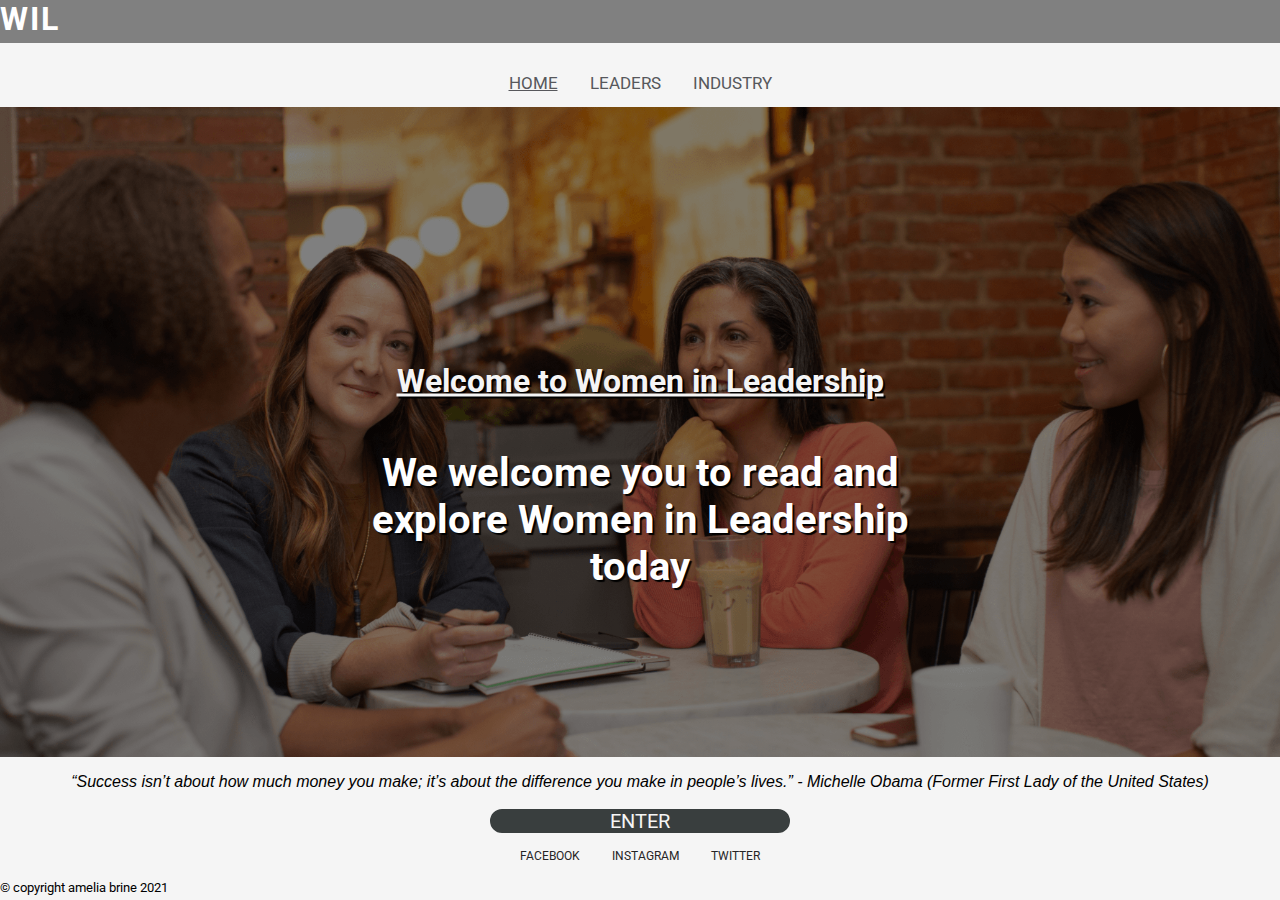
<file: index.html>
<!DOCTYPE html>
<html lang="en">
  <head>
    <link rel="icon" type="image/x-icon" href="/favicon.ico" />
    <meta charset="UTF-8" />
    <meta http-equiv="X-UA-Compatible" content="IE=edge" />
    <meta name="viewport" content="width=device-width, initial-scale=1.0" />
    <link rel="preconnect" href="https://fonts.googleapis.com" />
    <link rel="preconnect" href="https://fonts.gstatic.com" crossorigin />
    <link
      href="https://fonts.googleapis.com/css2?family=Roboto:wght@300&display=swap"
      rel="stylesheet"/>
    <link rel="stylesheet" href="assets/css/style.css" type="text/css"/>
    <!--home page-->
    <title>WIL - Home</title>
  </head>
  <body>
    <div>
      <h1 class="wil-link">
        <a class="wil" href="index.html"> WIL </a>
      </h1>
      <!--start of top navbar-->
      <div class="topnav" id="logo">
        <a class="active" href="index.html">HOME</a>
        <a href="leaders.html">LEADERS</a>
        <a href="industry.html">INDUSTRY</a>
      </div>
    </div>
    <!--bottom of navbar-->
    <!--hero image and welcome text-->
    <div class="hero-image">
      <p class="hero-text2"><span class="heading">Welcome to Women in Leadership</span> 
        <br> 
        <br>
        We welcome you to read and explore Women in Leadership today
      </p>
    </div>
    <p class="michelle">
      “Success isn’t about how much money you make; it’s about the difference
      you make in people’s lives.” - Michelle Obama (Former First Lady of the
      United States)
    </p>
    <!--button and button wrapper-->

      <a class="button2 button2-wrapper" href="leaders.html">ENTER</a>

    <!--footer with socail media links-->
    <footer>
      <div class="bottomnav">
        <a href="https://en-gb.facebook.com/" target="_blank" >Facebook</a>
        <a href="https://www.instagram.com" target="_blank" >Instagram</a>
        <a
          href="https://twitter.com"
          target="_blank" >Twitter</a>
      </div>
      <div class="copy-right"> 
        <small class="copyright-text">&copy; copyright amelia brine 2021</small> 
      </div>
    </footer>
  </body>
</html>
</file>
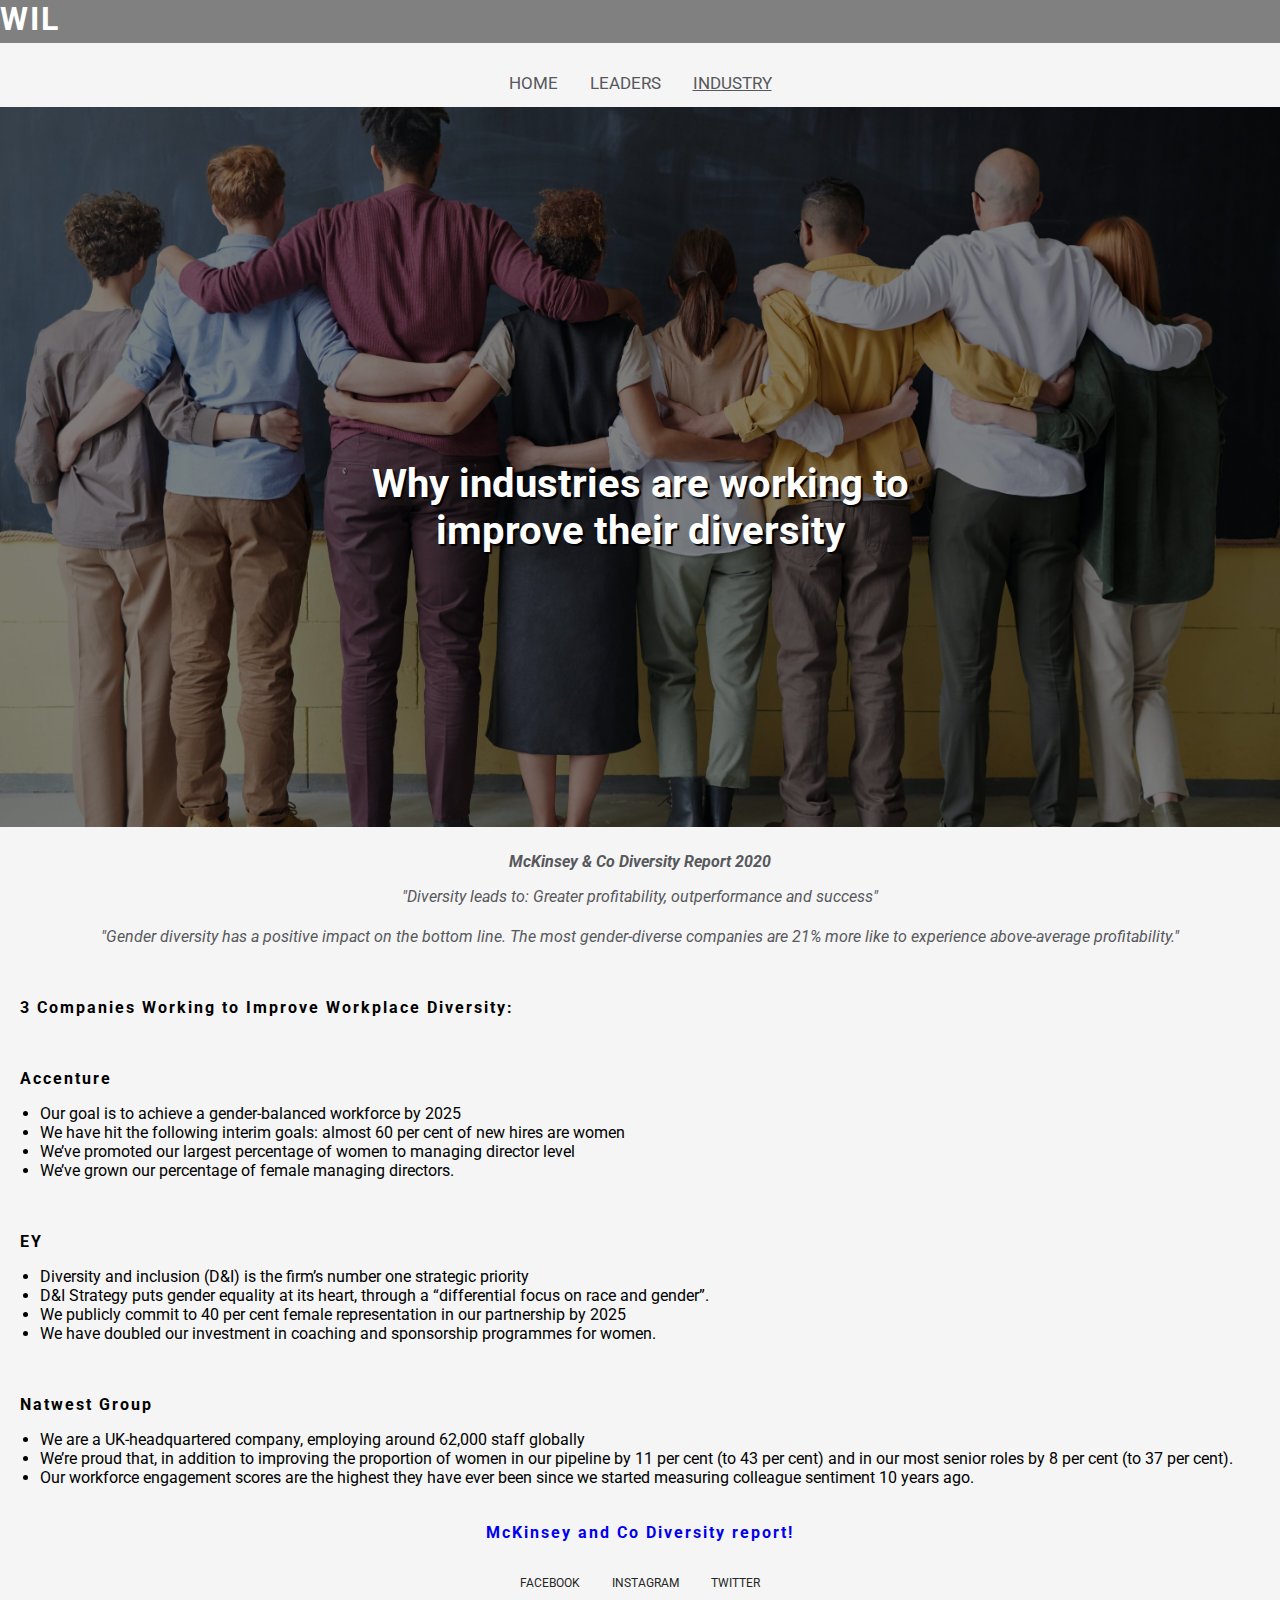
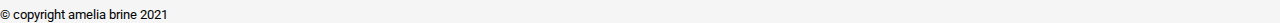
<file: industry.html>
<!DOCTYPE html>
<html lang="en">
  <head>
    <link rel="icon" type="image/x-icon" href="/favicon.ico" />
    <meta charset="UTF-8">
    <meta http-equiv="X-UA-Compatible" content="IE=edge">
    <meta name="viewport" content="width=device-width, initial-scale=1.0">
    <link rel="preconnect" href="https://fonts.googleapis.com">
    <link rel="preconnect" href="https://fonts.gstatic.com" crossorigin>
    <link href="https://fonts.googleapis.com/css2?family=Roboto:wght@300&display=swap" rel="stylesheet">
    <link rel="stylesheet" href="assets/css/style.css" type="text/css">
    <title>WIL - Industry</title>
    <!--start of industry page-->
  </head>
  <body>
    <div>
      <h1 class="wil-link">
        <a class="wil" href="index.html"> WIL </a>
      </h1>
    </div>
    <!--start of navbar-->
    <div class="topnav" id="logo">
      <a href="index.html">HOME</a>
      <a href="leaders.html">LEADERS</a>
      <a class="active" href="industry.html">INDUSTRY</a>
    </div>
    <!--end of navbar-->
    <div class="industry-hero-image">
      <p class="hero-text2">Why industries are working to improve their diversity</p>
    </div>
    <!--Introduction of the Mckinsey and Company report-->
    <div>
      <p class="mc-conclusion2"> McKinsey & Co Diversity Report 2020 </p>
      <p class="mc-conclusion"> "Diversity leads to: Greater profitability, outperformance and success"</p>
    </div>
    <p class="mc-conclusion">"Gender diversity has a positive impact on the bottom line. The most gender-diverse companies are 21% more like to experience above-average profitability."</p>
    <!--Introduction to thee companies-->
    <p class="FLsub-heading2">3 Companies Working to Improve Workplace Diversity:</p>
    <div>
      <p class="FLsub-heading2">Accenture</p>
      <p class="quote2">
      <ul>
        <li>Our goal is to achieve a gender-balanced workforce by 2025</li>
        <li>We have hit the following interim goals: almost 60 per cent of new hires are women</li>
        <li>We’ve promoted our largest percentage of women to managing director level</li>
        <li>We’ve grown our percentage of female managing directors.</li>
      </ul>
    </div>
    <div>
      <p class="FLsub-heading2">EY</p>
      <p class="quote2">
      <ul>
        <li>Diversity and inclusion (D&I) is the firm’s number one strategic priority</li>
        <li>D&I Strategy puts gender equality at its heart, through a “differential focus on race and gender”.</li>
        <li>We publicly commit to 40 per cent female representation in our partnership by 2025 </li>
        <li>We have doubled our investment in coaching and sponsorship programmes for women.</li>
      </ul>
    </div>
    <div>
      <p class="FLsub-heading2">Natwest Group</p>
      <ul class="quote2">
        <li>We are a UK-headquartered company, employing around 62,000 staff globally</li>
        <li>We’re proud that, in addition to improving the proportion of women in our pipeline by 11 per cent (to 43 per cent) and in our most senior roles by 8 per cent (to 37 per cent).</li>
        <li>Our workforce engagement scores are the highest they have ever been since we started measuring colleague sentiment 10 years ago.</li>
      </ul>
    </div>
    <!--external link to Mckinsey and Company report-->
    <div class="external-link1">
      <a href="https://www.mckinsey.com/featured-insights/diversity-and-inclusion/diversity-wins-how-inclusion-matters" target="_blank">
      McKinsey and Co Diversity report!
      </a>
    </div>
    <!--footer-->    
    <footer>
      <div class="bottomnav">
        <a href="https://en-gb.facebook.com/" target="_blank" >Facebook</a>
        <a href="https://www.instagram.com" target="_blank">Instagram</a>
        <a href="https://twitter.com" target="_blank">Twitter</a>
      </div>
      <div class="copy-right"> 
        <small class="copyright-text">&copy; copyright amelia brine 2021</small> 
      </div>
    </footer>
  </body>
</html>
</file>
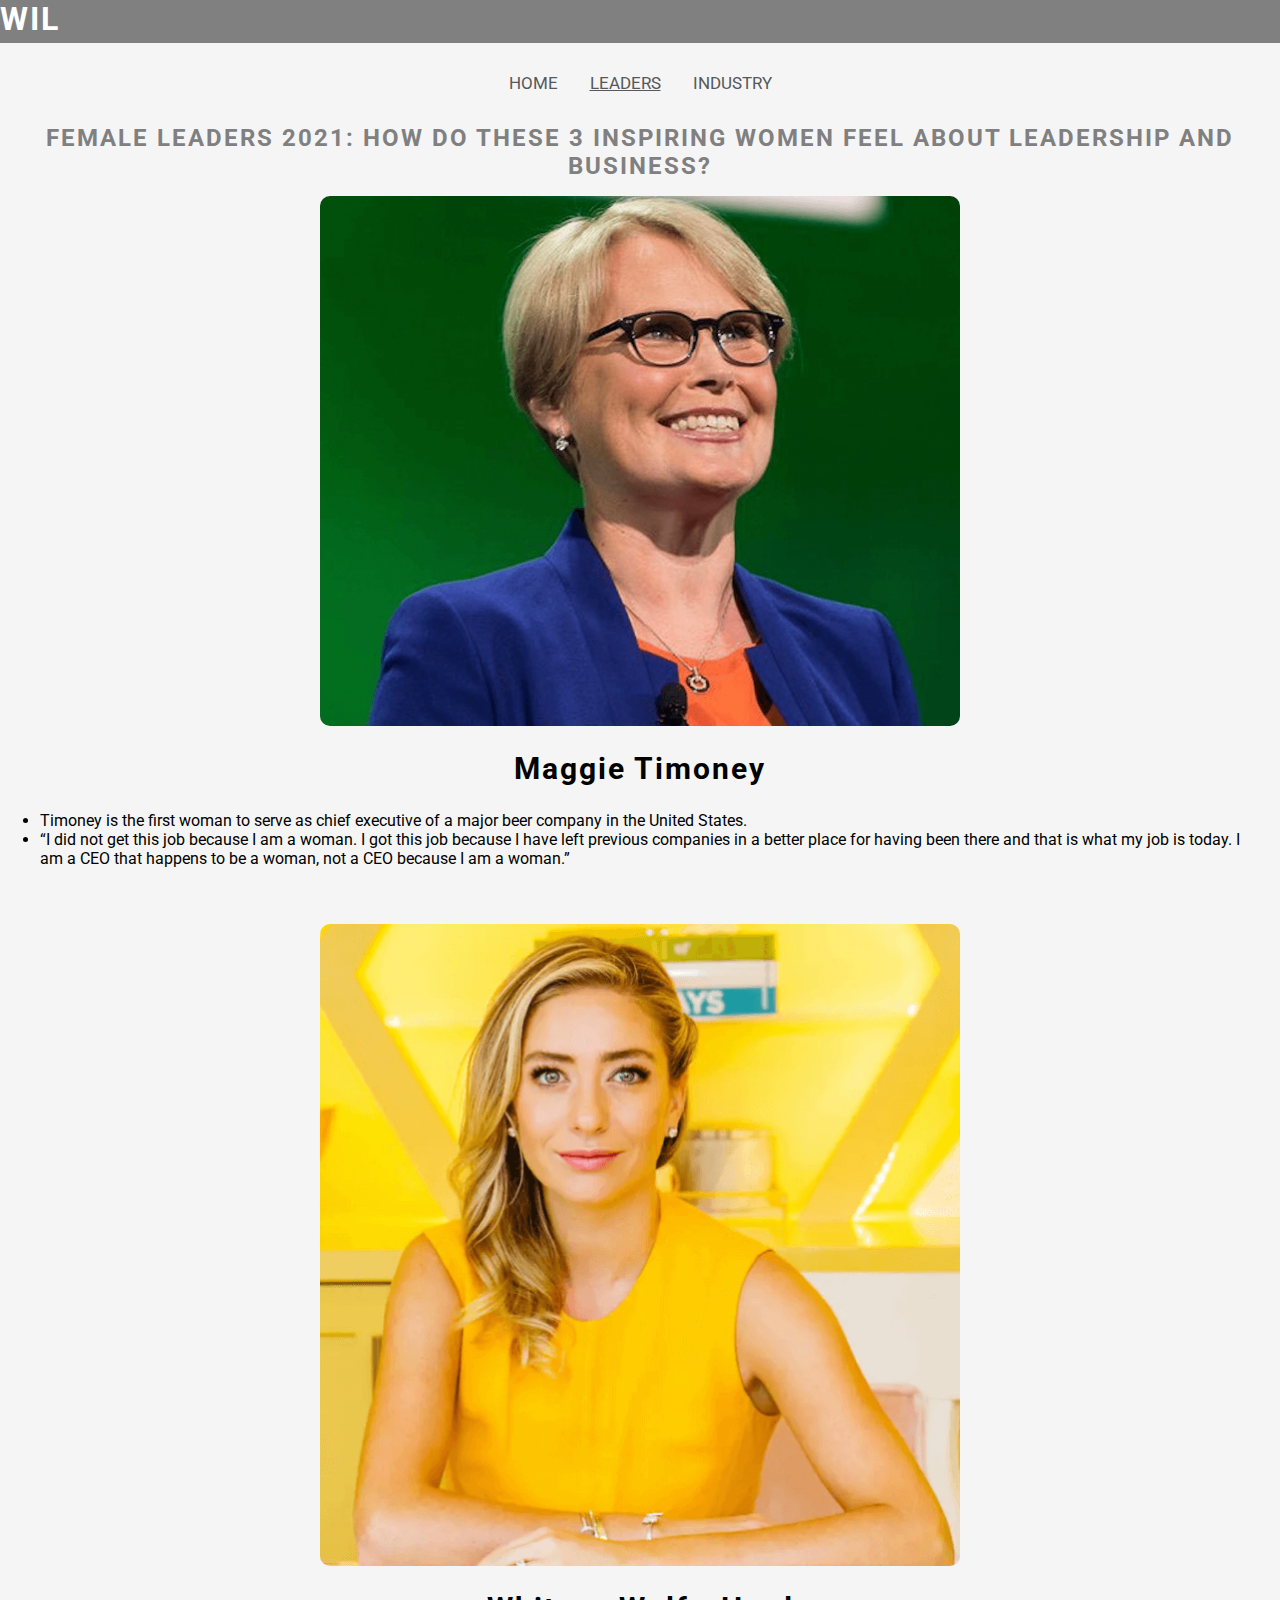
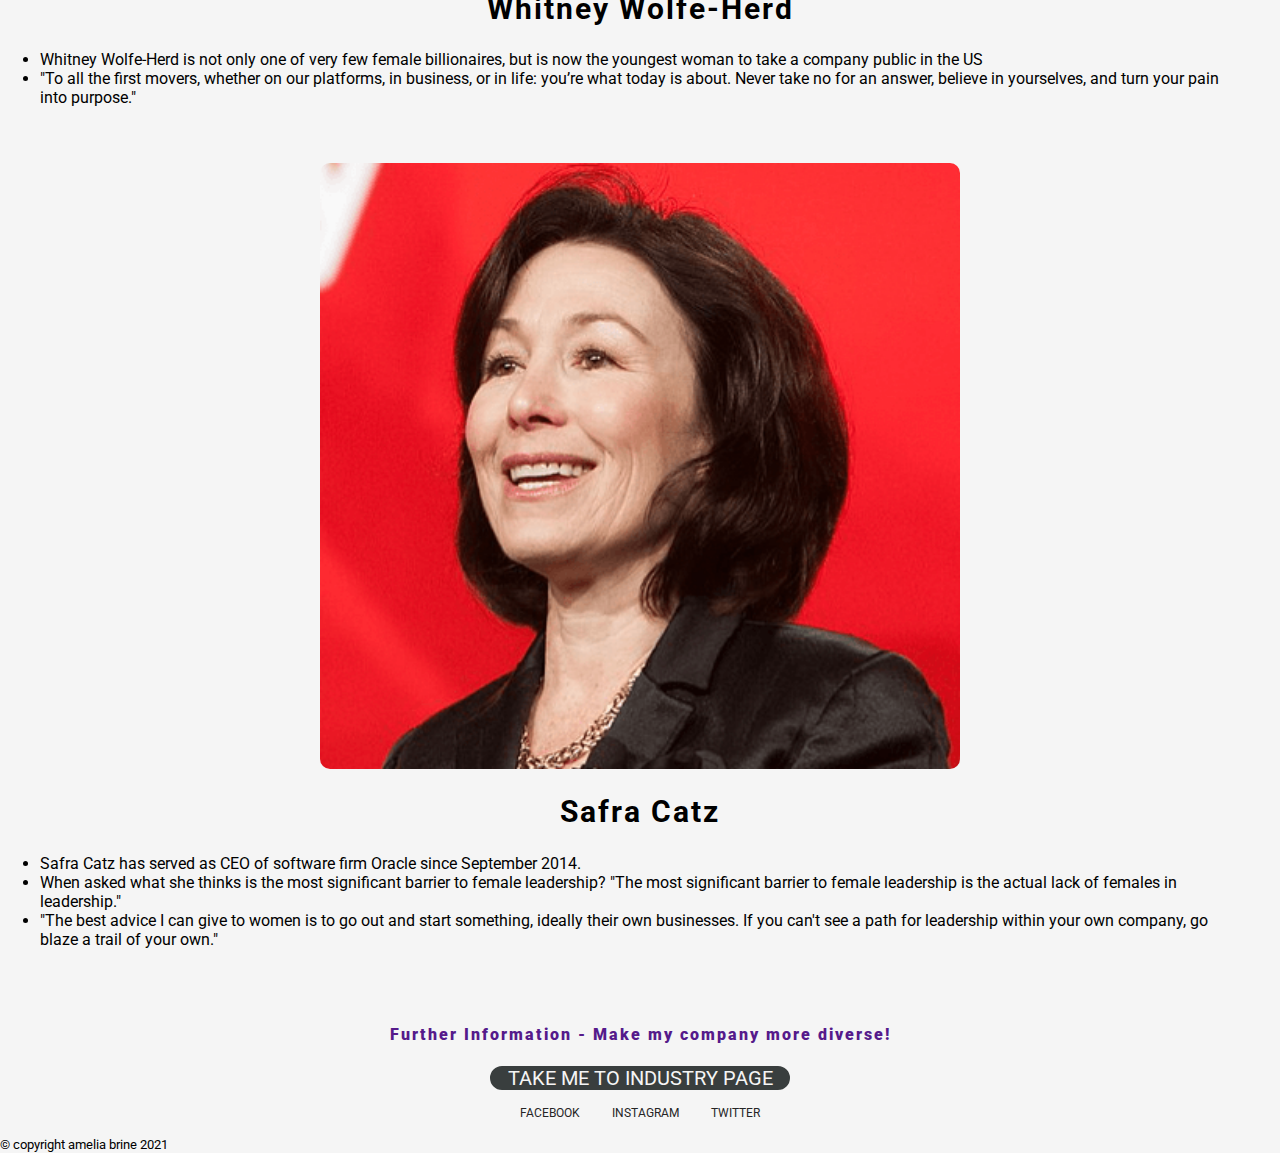
<file: leaders.html>
<!DOCTYPE html>
<html lang="en">
  <head>
    <link rel="icon" type="image/x-icon" href="/favicon.ico" />
    <meta charset="UTF-8">
    <meta http-equiv="X-UA-Compatible" content="IE=edge">
    <meta name="viewport" content="width=device-width, initial-scale=1.0">
    <link rel="preconnect" href="https://fonts.googleapis.com">
    <link rel="preconnect" href="https://fonts.gstatic.com" crossorigin>
    <link href="https://fonts.googleapis.com/css2?family=Roboto:wght@300&display=swap" rel="stylesheet">
    <link rel="stylesheet" href="assets/css/style.css" type="text/css">
    <title>WIL - Leadership</title>
    <!--start of leaders page-->
  </head>
  <body>
    <div>
      <h1 class="wil-link">
        <a class="wil" href="index.html"> WIL </a>
      </h1>
      <!--start of navbar-->
      <div class="topnav" id="logo">
        <a href="index.html">HOME</a>
        <a class="active" href="leaders.html">LEADERS</a>
        <a href="industry.html">INDUSTRY</a>
      </div>
    </div>
    <!--bottom of navbar-->
    <h1 class="heading2"> Female Leaders 2021: How do these 3 inspiring women feel about leadership and business?</h1>
    <!--first image and text-->
    <div class="image-container">
      <img class="image-style" src="assets/images/maggie-timoney-2.jpeg" alt="Women leader maggie timoney">
    </div>
    <div>
      <h2 class="FLsub-heading">Maggie Timoney</h2>
      <ul class="text">
        <li>
          Timoney is the first woman to serve as chief executive of a major beer company in the United States.
        </li>
        <li>
          “I did not get this job because I am a woman. I got this job because I have left previous companies in a better place for having been there and that is what my job is today. I am a CEO that happens to be a woman, not a CEO because I am a woman.” 
        </li>
      </ul>
    </div>
    <!--second image and text-->
    <div class="image-container">
      <img class="image-style" src="assets/images/whitney-wolfe-herd.jpeg" alt="women leader whitney wolfe-herd">
    </div>
    <div>
      <h2 class="FLsub-heading">Whitney Wolfe-Herd</h2>
      <ul class="text">
        <li>Whitney Wolfe-Herd is not only one of very few female billionaires, but is now the youngest woman to take a company public in the US</li>
        <li>"To all the first movers, whether on our platforms, in business, or in life: you’re what today is about. Never take no for an answer, believe in yourselves, and turn your pain into purpose."</li>
      </ul>
    </div>
    <!--third image and text-->
    <div class="image-container">
      <img class="image-style" src="assets/images/safra-catz-2.jpeg" alt= "women leader safra catz">
    </div>
    <div>
      <h2 class="FLsub-heading"> Safra Catz</h2>
      <ul class="text">
        <li>Safra Catz has served as CEO of software firm Oracle since September 2014.
        </li>
        <li>When asked what she thinks is the most significant barrier to female leadership? "The most significant barrier to female leadership is the actual lack of females in leadership."</li>
        <li>"The best advice I can give to women is to go out and start something, ideally their own businesses. If you can't see a path for leadership within your own company, go blaze a trail of your own."</li>
      </ul>
    </div>
    <!--link to exteranl information: CREATING A MORE GENDER EQUAL WORKING WORLD-->
    <div class="external-link1">
      <a class="external-link1" href="https://www.bitc.org.uk/gender/" target="_blank">Further Information - Make my company more diverse!</a>
    </div>
    <!--button and button-wrapper-->
    
    
      <a class="button2 button2-wrapper" href="industry.html">TAKE ME TO INDUSTRY PAGE</a>
    
    <footer>
      <div class="bottomnav">
        <a href="https://en-gb.facebook.com" target="_blank">Facebook</a>
        <a href="https://www.instagram.com" target="_blank">Instagram</a>
        <a href="https://twitter.com" target="_blank">Twitter</a>
      </div>
      <div class="copy-right"> 
        <small class="copyright-text">&copy; copyright amelia brine 2021</small> 
      </div>
    </footer>
  </body>
</html>
</file>
<file: assets/css/style.css>
/*
* Prefixed by https://autoprefixer.github.io
* PostCSS: v8.3.6,
* Autoprefixer: v10.3.1
* Browsers: last 4 version
*/

/* Styling across all three pages*/
html {
  min-height: 100%;
}

body {
  background-color: whitesmoke;
  font-family: "Roboto", sans-serif;
  min-height: 100%;
  display: -webkit-box;
  display: -ms-flexbox;
  display: flex;
  -webkit-box-orient: vertical;
  -webkit-box-direction: normal;
      -ms-flex-direction: column;
          flex-direction: column;
  -webkit-box-pack: justify;
      -ms-flex-pack: justify;
          justify-content: space-between;
  margin: 0;
}

h1 {
  text-transform: uppercase;
  letter-spacing: 2px;
  color: #252525;
}

h2 {
  font-size: 1rem;
}

p {
  font-size: 16px;
}
/* Women in Leadership logo*/
.wil {
  font-family: "Roboto";
  font-size: 2rem;
  text-decoration: none;
  color: white;
}

.wil-link {
  background-color: grey;
  -webkit-box-shadow: 0 5px grey;
          box-shadow: 0 5px grey;
  margin-top: 0;
}

/* Top nav bar*/
.topnav {
  overflow: hidden;
  display: -webkit-box;
  display: -ms-flexbox;
  display: flex;
  -webkit-box-pack: center;
      -ms-flex-pack: center;
          justify-content: center;
}

.topnav a {
  float: left;
  display: block;
  color: #57585c;
  text-align: center;
  padding: 14px 16px;
  font-size: 17px;
}

a {
  text-decoration: none;
}

.topnav a:hover {
  text-decoration: underline;
}

.active {
  text-decoration: underline;
  color: #252525;
}

/* styling for bottom footer*/

.bottomnav {
  overflow: hidden;
  display: -webkit-box;
  display: -ms-flexbox;
  display: flex;
  -webkit-box-pack: center;
      -ms-flex-pack: center;
          justify-content: center;
}

.bottomnav a {
  float: left;
  display: block;
  color: #57585c;
  text-align: center;
  padding: 14px 16px;
  text-decoration: none;
  font-size: 12px;
  text-transform: uppercase;
  color: #252525;
}

.bottonnav a:hover {
  text-decoration: underline;
}
.bottomnav a:hover {
  text-decoration: underline;
}

/* index html*/

/* hero image */
.hero-image {

  background-image: -webkit-gradient(linear, left top, left bottom, from(rgba(0, 0, 0, 0.5)), to(rgba(0, 0, 0, 0.5))), url("../images/heroimage.jpeg");

  background-image: -o-linear-gradient(rgba(0, 0, 0, 0.5), rgba(0, 0, 0, 0.5)), url("../images/heroimage.jpeg");

  background-image: linear-gradient(rgba(0, 0, 0, 0.5), rgba(0, 0, 0, 0.5)), url("../images/heroimage.jpeg");

  height: 100%;

  background-position: center;
  background-repeat: no-repeat;
  background-size: cover;
  position: relative;
  height: calc(100vh - 250px);
}

.heading {
  color: whitesmoke;
  font-size: x-large;
  page-break-after: auto;
  font-weight: bold;
  font-size: 2rem;
  text-decoration: underline;

}

/* quote from michelle obama*/
.michelle {
  font-size: 1rem;
  font-style: italic;
  font-family: "Lucida Sans", "Lucida Sans Regular", "Lucida Grande",
    "Lucida Sans Unicode", Geneva, Verdana, sans-serif;
    text-align: center;
}

/*image positioning leaders.html*/
.title {
  text-decoration: underline;
}

/*Leaders*/

/* pictures of 3x leaders and supporting text*/

.heading2 {
  font-size:x-large;
  page-break-after: auto;
  font-weight: bold;
  color: grey;
  letter-spacing: 2px;
  text-align: center;
  font-weight: bolder;
}

.FLsub-heading {
  text-align: center;
  letter-spacing: 2px;
  font-weight: bolder;
  font-size:30px;
}

.content-image {
  display:block;
  max-width: 100%;
  height: auto;
  float:left;
}

.image-container {
  display: -webkit-box;
  display: -ms-flexbox;
  display: flex;
  -webkit-box-pack:center;
      -ms-flex-pack:center;
          justify-content:center;
}

.image-style {
  width:100%;
  height: auto;
  border-radius: 10px;
  border-color: black;
}

.text {
  font-size: 16px;
  padding-left: 40px;
  padding-bottom: 40px;
  padding-right: 40px;
}

/*button and button-wrapper*/
.button2
{-webkit-box-orient: vertical;-webkit-box-direction: normal;-ms-flex-direction: column;flex-direction: column;
    -webkit-box-pack: center;
        -ms-flex-pack: center;
            justify-content: center;
    -webkit-box-align: center;
        -ms-flex-align: center;
            align-items: center;
    margin: auto;
    height: 5%;
    width:300px;
font-size: 20px;
text-align: center;
cursor: pointer;
outline: none;
color:whitesmoke;
background-color:#393e3e;
border: none;
border-radius: 50px;
-webkit-box-shadow: 0 6px whitesmoke;
        box-shadow: 0 6px whitesmoke;
font-family: 'Roboto', sans-serif;
text-decoration: none;
display: -webkit-box;
display: -ms-flexbox;
display: flex;
border:solid 2px whitesmoke;
}

.button2:hover {
  background-color:whitesmoke;
  border:solid 2px #393e3e;
}

.button2:active {
  background-color: grey;
  -webkit-box-shadow: 0 5px grey;
          box-shadow: 0 5px grey;
  -webkit-transform: translateY(4px);
      -ms-transform: translateY(4px);
          transform: translateY(4px);
}
.button2-wrapper {
  display: -webkit-box;
  display: -ms-flexbox;
  display: flex;
  -webkit-box-pack:center;
      -ms-flex-pack:center;
          justify-content:center;
  color: whitesmoke;
  text-align: center;
}

.button2-wrapper:hover {
  color: grey;
}

.external-link1 {
  color: #551a8b;
  text-align: center;
  margin:auto;
  padding-bottom: 20px;
  padding-top: 20px;
  text-decoration: none;
  font-size:1rem;
  font-weight: bold;
  letter-spacing:2px;
  font-weight: bolder;
}

/*industry.html*/

/*Mckinsey and Company report*/

.quote2 {
  text-align: left;
  padding-left: 40px;
  padding-right: 40px;
}

.mc-conclusion {
  font-size: 1rem;
  font-style: italic;
  font-family: "Roboto";
  text-align: center;
  color: #57585c;
  margin-top: 5px;
}

.mc-conclusion2 {
  font-size: 1rem;
  font-style: italic;
  font-family: "Roboto";
  text-align: center;
  color: #57585c;
  font-weight: bolder;
  margin-top: 25px;
}
    .FLsub-heading2 {
      text-align: left;
      letter-spacing: 2px;
      font-weight: bolder;
      padding-left: 20px;
      padding-top: 20px;
    }

.underline {text-decoration: underline;
}

/*image on industry page*/

.industry-hero-image {
  background-image: -webkit-gradient(linear, left top, left bottom, from(rgba(0, 0, 0, 0.5)), to(rgba(0, 0, 0, 0.5))), url("../images/diversity.jpeg");
  background-image: -o-linear-gradient(rgba(0, 0, 0, 0.5), rgba(0, 0, 0, 0.5)), url("../images/diversity.jpeg");
  background-image: linear-gradient(rgba(0, 0, 0, 0.5), rgba(0, 0, 0, 0.5)), url("../images/diversity.jpeg");
  height: 80vh;
  background-position: center;
  background-repeat: no-repeat;
  background-size: cover;
  position: relative;
}

/*companies on industry page*/
.hero-text2 {
  text-align: center;
  position: absolute;
  top: 50%;
  left: 50%;
  -webkit-transform: translate(-50%, -50%);
      -ms-transform: translate(-50%, -50%);
          transform: translate(-50%, -50%);
  color: whitesmoke;
  font-size: 1.5rem;
  text-shadow: 2px 2px 1px black;
  font-weight:700;
  
}


  /* Reposition heading @ 320 pixels or less*/
  
  @media only screen and (max-width: 320px){
  .hero-text2 {
      text-align: center;
      position: absolute;
      left: 50%;
      -webkit-transform: translate(-50%, -50%);
          -ms-transform: translate(-50%, -50%);
              transform: translate(-50%, -50%);
      color: white;
      font-size: 1rem;
      text-shadow: 2px 2px 1px black;
      font-weight: 700;
  }
}

/* reposition hero text @ 360px */

@media only screen and (max-width: 360px) {
  .hero-text2 {
    text-align: center;
    position: absolute;
    left: 50%;
    -webkit-transform: translate(-50%, -50%);
        -ms-transform: translate(-50%, -50%);
            transform: translate(-50%, -50%);
    color: white;
    font-size: 1.5rem;
    text-shadow: 2px 2px 1px black;
    font-weight:700;
  }
  }


/* make image smaller */
@media only screen and (min-width: 500px) {
  .image-style {
    width:50%;
    height: auto;
    border-radius: 10px;
    border-color: black;
  }
}


/* repositon text @ 768px */
@media only screen and (min-width: 768px) {
  .hero-text2 {
    text-align: center;
    position: absolute;
    left: 50%;
    -webkit-transform: translate(-50%, -50%);
        -ms-transform: translate(-50%, -50%);
            transform: translate(-50%, -50%);
    color: white;
    font-size: 1.5rem;
    text-shadow: 2px 2px 1px black;
    font-weight:700;
  }  
  }


/* increase hero text font size */
@media only screen and (min-width: 990px) {
  .hero-text2 {
    text-align: center;
    position: absolute;
    left: 50%;
    -webkit-transform: translate(-50%, -50%);
        -ms-transform: translate(-50%, -50%);
            transform: translate(-50%, -50%);
    color: white;
    font-size: 2.5rem;
    text-shadow: 2px 2px 1px black;
    font-weight:700;
    
  }
} 

/* increase hero text font size */
@media only screen and (min-width: 1200px) {
  .hero-text2 {
    text-align: center;
    position: absolute;
    left: 50%;
    -webkit-transform: translate(-50%, -50%);
        -ms-transform: translate(-50%, -50%);
            transform: translate(-50%, -50%);
    color: white;
    font-size: 2.5rem;
    text-shadow: 2px 2px 1px black;
    font-weight:700;
    
  }
}
</file>
